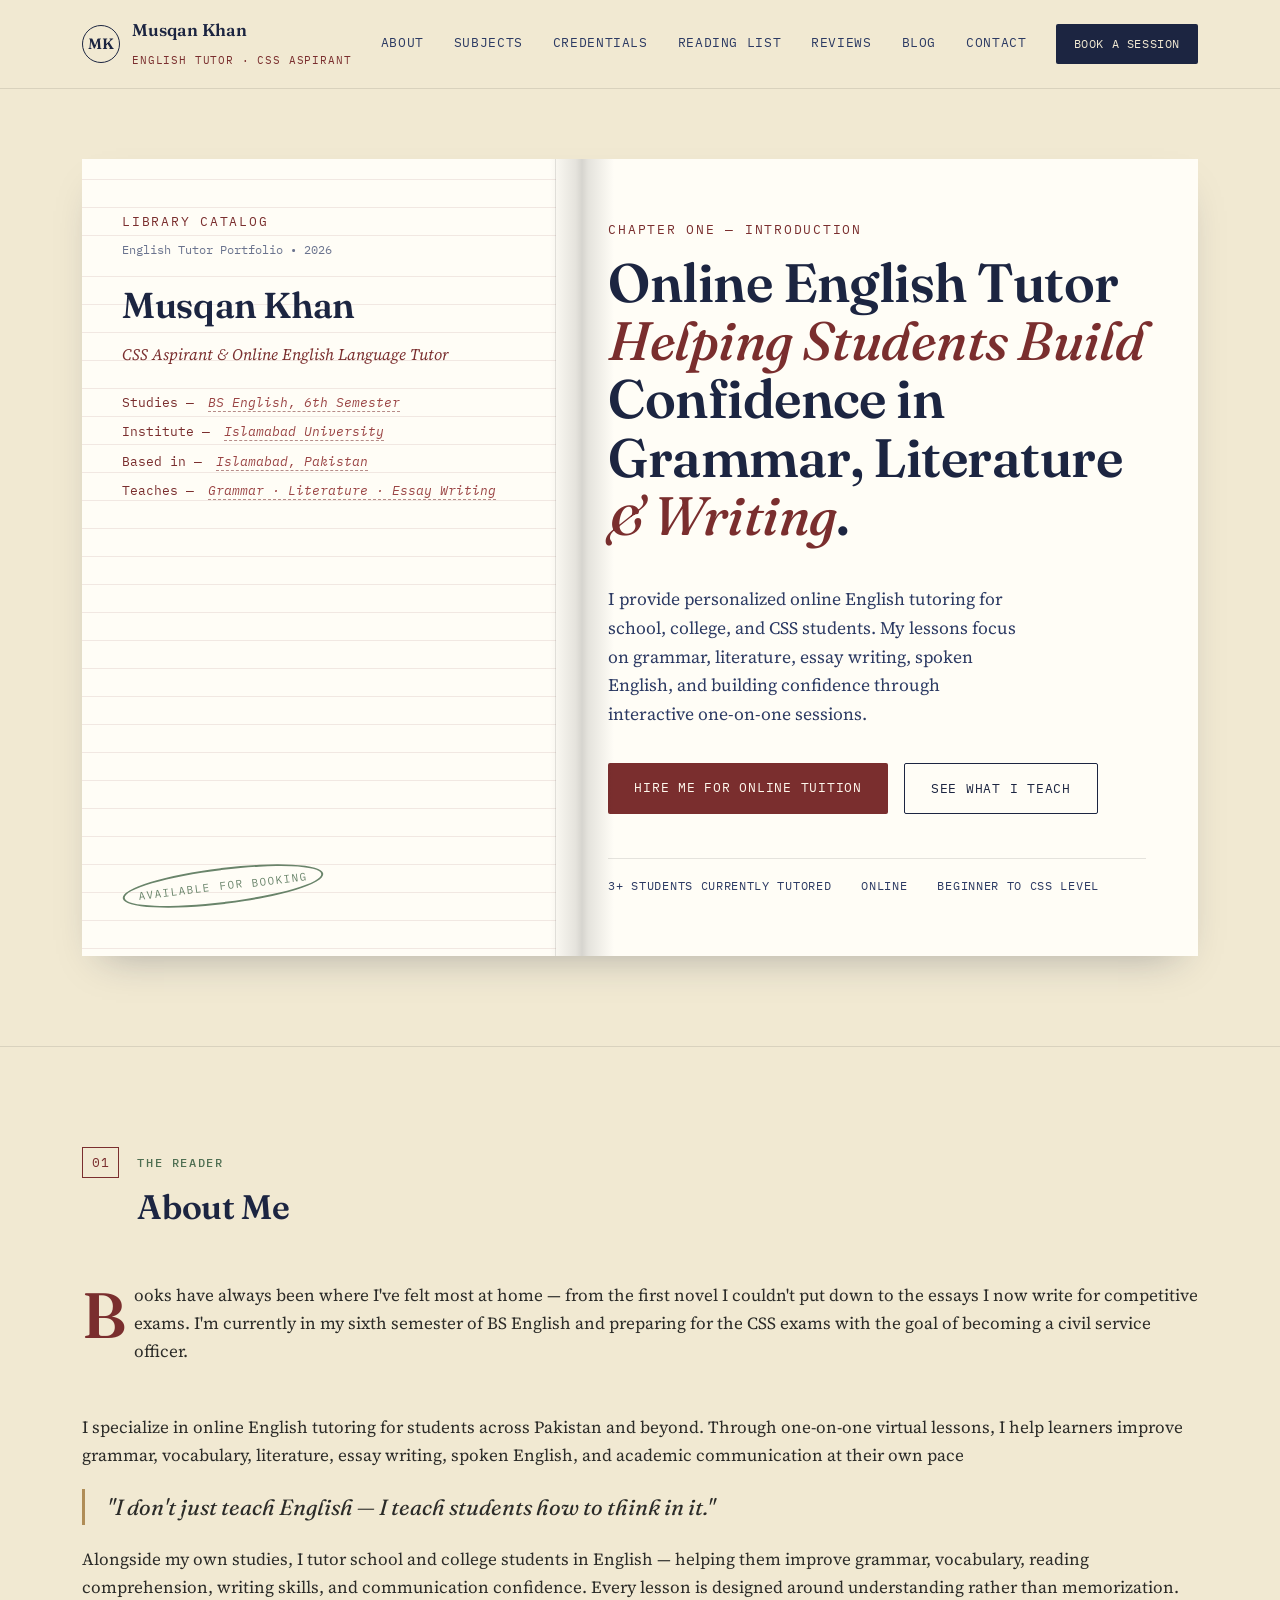
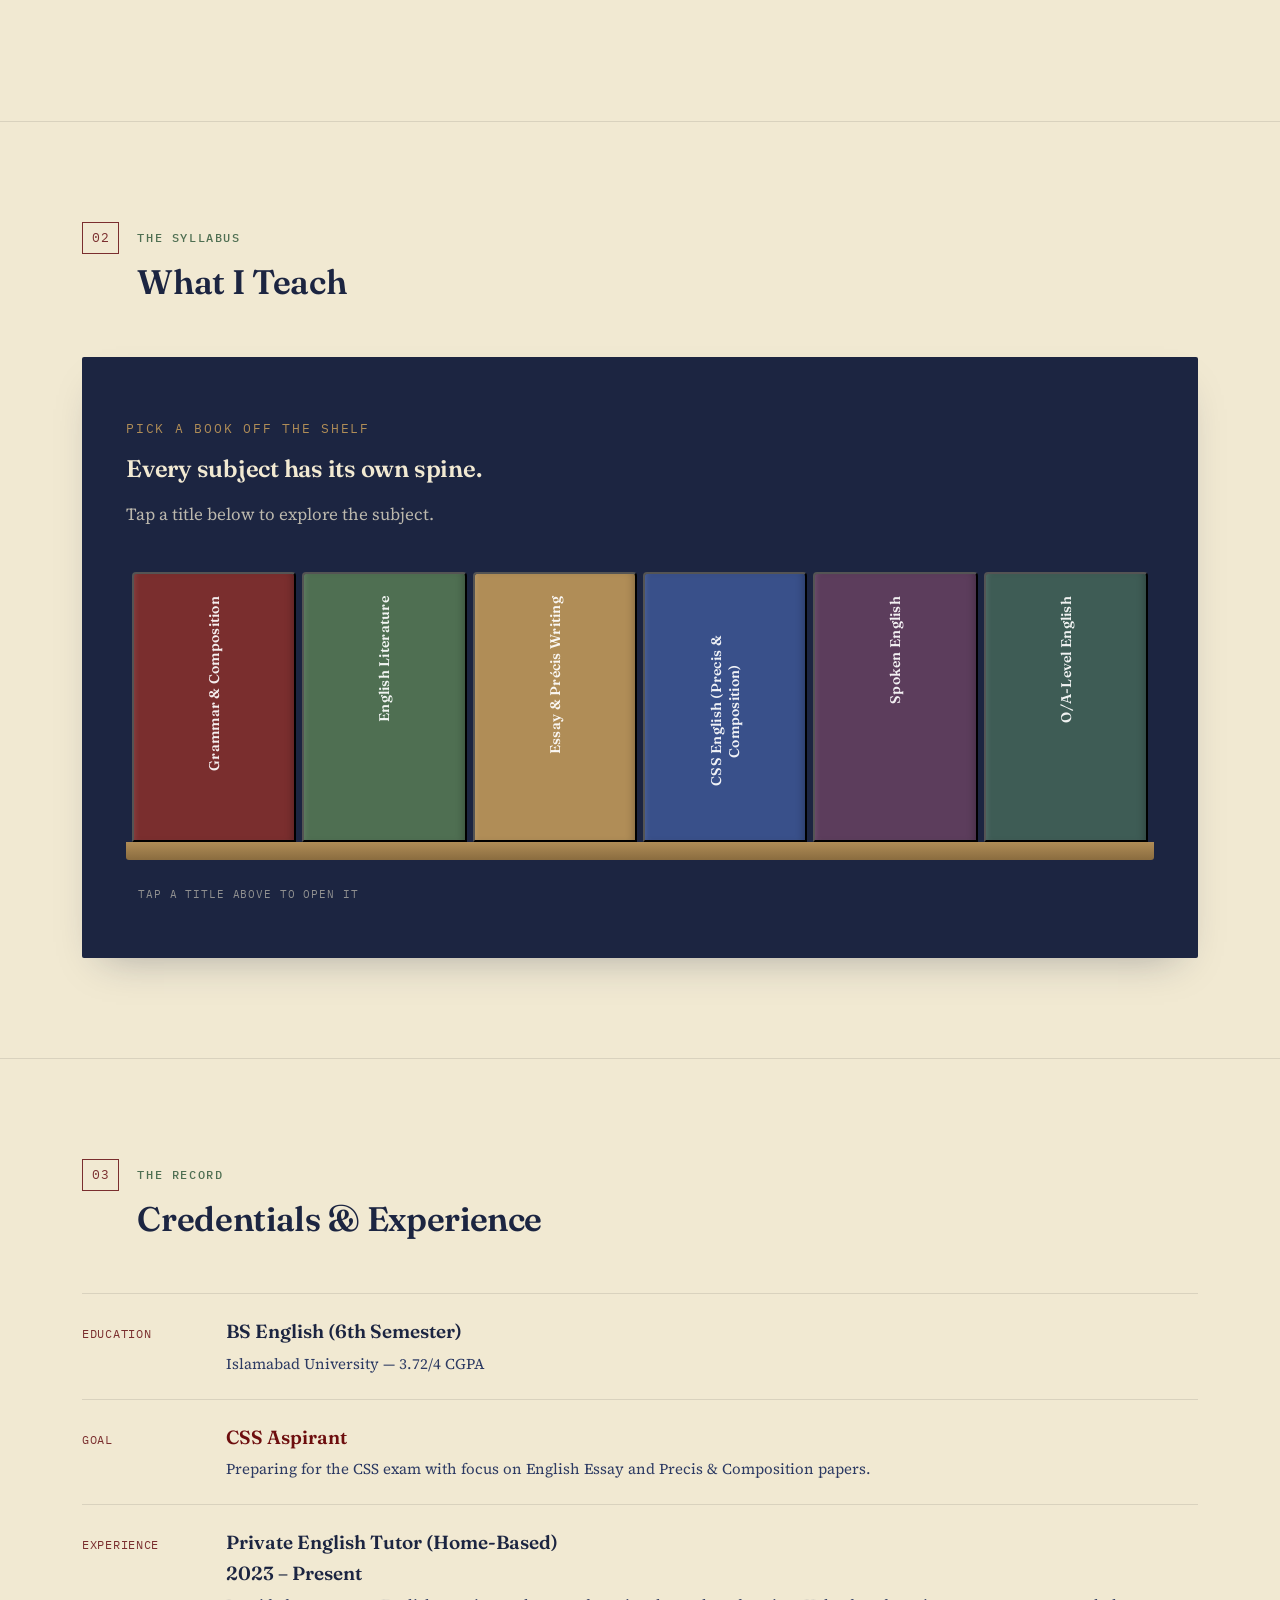
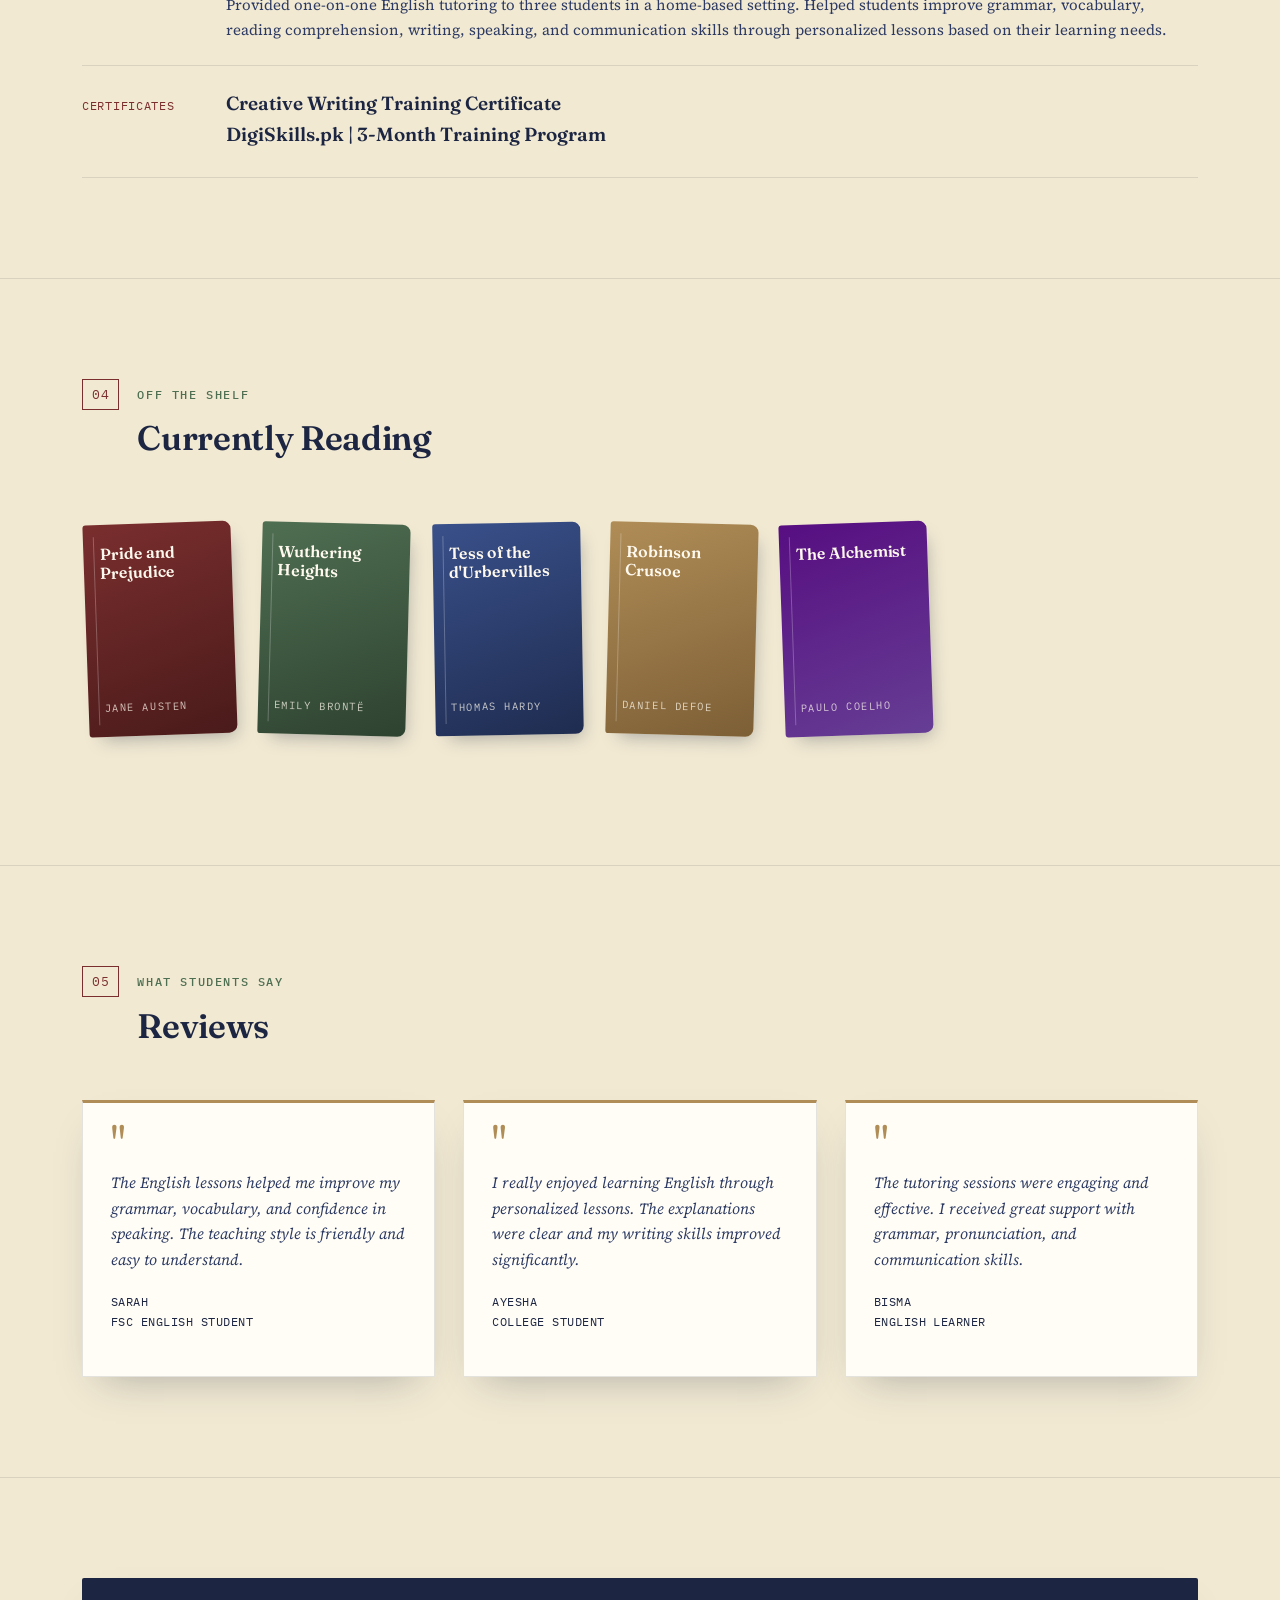
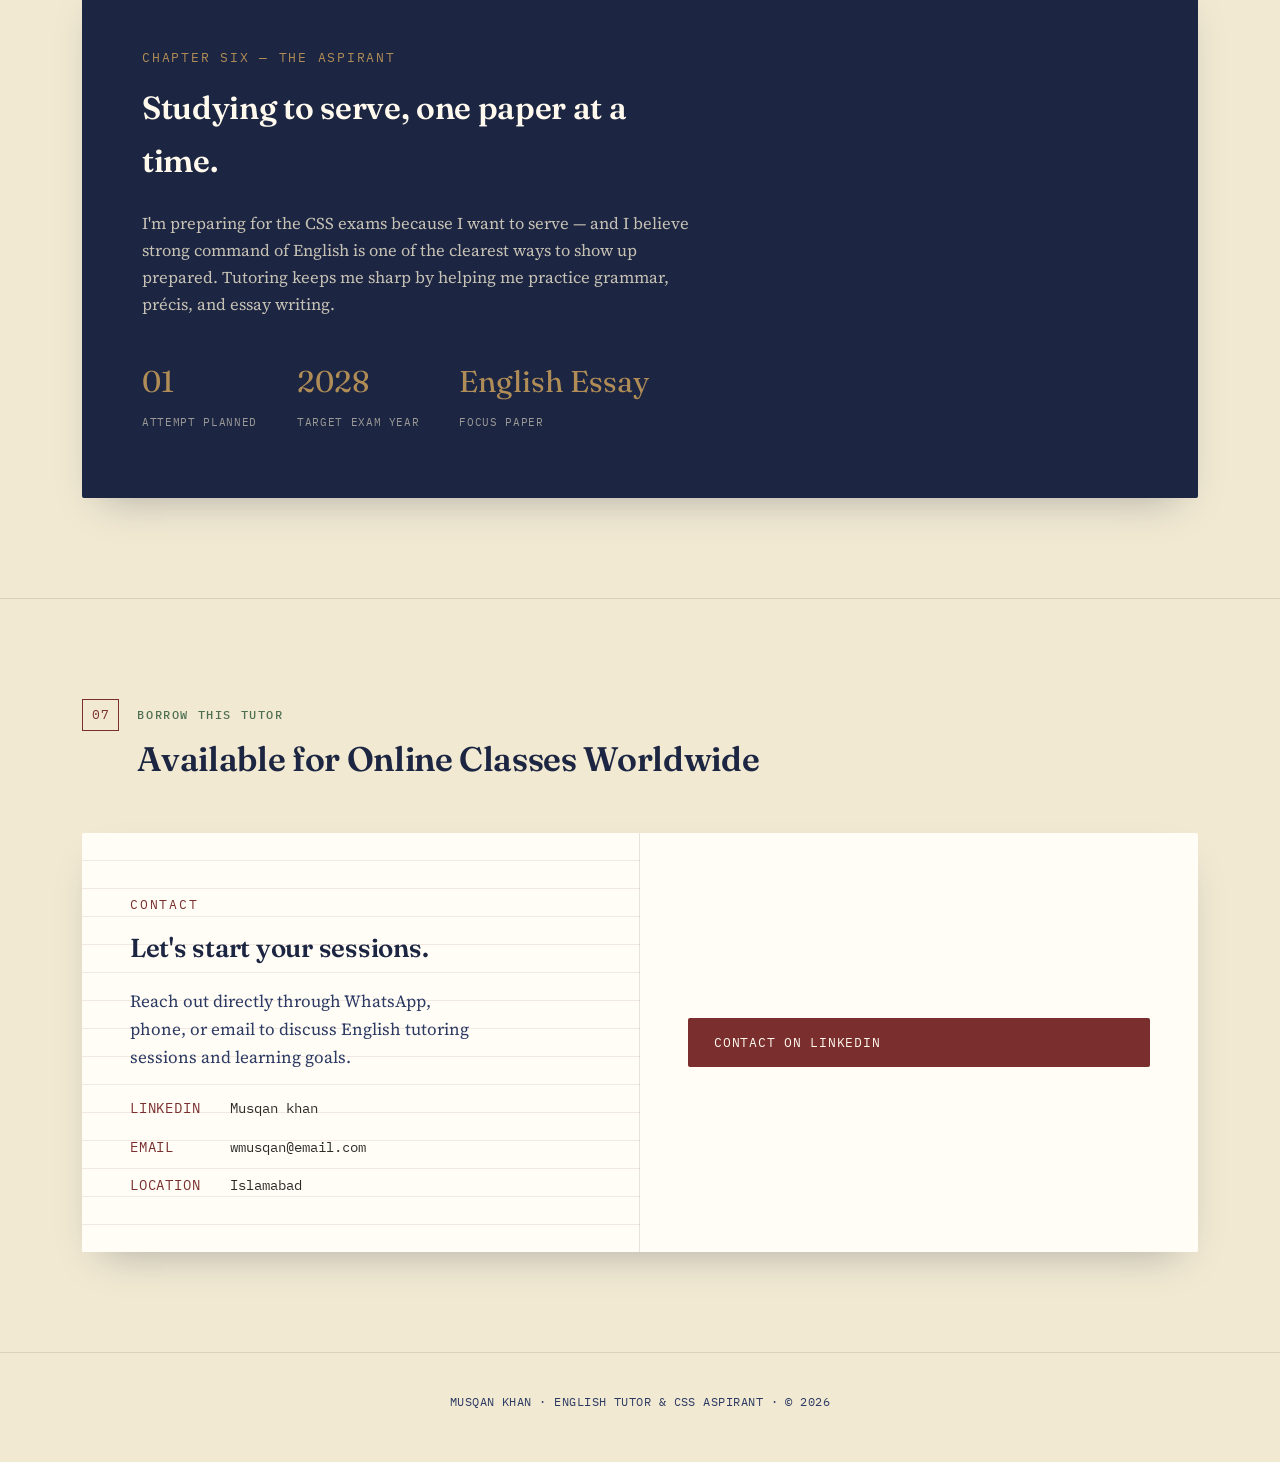
<file: index.html>
<!DOCTYPE html>
<html lang="en">

<head>

<meta charset="UTF-8">
<meta name="viewport" content="width=device-width, initial-scale=1.0">
<meta name="description" content="Musqan Khan is an online English tutor offering personalized one-on-one classes in grammar, literature, essay writing, spoken English, and CSS English preparation for students across Pakistan and worldwide.">
<meta name="robots" content="index, follow">  

<!-- <title>Musqan Khan — English Tutor & CSS Aspirant</title> -->
<title>Musqan Khan | English Tutor in Islamabad | Online English Classes | CSS Aspirant</title>
<meta name="author" content="Musqan Khan">

<link rel="preconnect" href="https://fonts.googleapis.com">
<link rel="preconnect" href="https://fonts.gstatic.com" crossorigin>

<link href="https://fonts.googleapis.com/css2?family=Fraunces:ital,opsz,wght@0,9..144,300;0,9..144,400;0,9..144,500;0,9..144,600;0,9..144,700;1,9..144,400;1,9..144,500&family=Source+Serif+4:ital,opsz,wght@0,8..60,400;0,8..60,500;0,8..60,600;1,8..60,400&family=IBM+Plex+Mono:wght@400;500&display=swap" rel="stylesheet">


<link rel="stylesheet" href="style.css">

</head>


<body>


<header class="site-nav">

<div class="nav-inner">


<a class="brand" href="#top">

<span class="brand-mark">MK</span>

<span>

<span class="brand-name">
Musqan Khan
</span>

<br>

<span class="brand-sub">
English Tutor · CSS Aspirant
</span>

</span>

</a>



<nav class="links" id="navLinks">

<a href="#about">About</a>

<a href="#subjects">Subjects</a>

<a href="#credentials">Credentials</a>

<a href="#reading">Reading List</a>

<a href="#reviews">Reviews</a>
 <a href="blogs/index.html">Blog</a>
<a href="#contact">Contact</a>

</nav>



<a class="nav-cta" href="#contact">
Book a Session
</a>



<button class="hamburger" id="hamburger" aria-label="Toggle menu" aria-expanded="false">

<span></span>
<span></span>
<span></span>

</button>


</div>

</header>



<main id="top">



<!-- HERO -->

<section class="hero">

<div class="wrap">


<div class="book-spread">


<div class="spine-shadow"></div>



<div class="catalog-card">


<div>


<div class="catalog-top">

<span class="eyebrow">
Library Catalog
</span>

</div>


<div class="catalog-number">
English Tutor Portfolio • 2026
</div>


<h2 class="catalog-name">
Musqan Khan
</h2>


<p class="catalog-role">
CSS Aspirant & Online English Language Tutor
</p>



<div class="catalog-meta">


<div>
<span class="label">Studies —</span>
<span class="fill">
BS English, 6th Semester
</span>
</div>


<div>
<span class="label">Institute —</span>
<span class="fill">
Islamabad University
</span>
</div>


<div>
<span class="label">Based in —</span>
<span class="fill">
Islamabad, Pakistan
</span>
</div>


<div>
<span class="label">Teaches —</span>
<span class="fill">
Grammar · Literature · Essay Writing
</span>
</div>


</div>


</div>



<div class="stamp">
Available for Booking
</div>



</div>





<div class="hero-page">


<span class="eyebrow" style="margin-bottom:14px;display:block;">
Chapter One — Introduction
</span>



<h1>
Online English Tutor <em>Helping Students Build</em>  Confidence in Grammar, Literature <em>& Writing</em>. 
</h1>



<p class="hero-lede">

I provide personalized online English tutoring for school, college, and CSS students. My lessons focus on grammar, literature, essay writing, spoken English, and building confidence through interactive one-on-one sessions.

</p>



<div class="hero-actions">


<a class="btn btn-primary" href="#contact">
Hire Me for Online Tuition
</a>


<a class="btn btn-ghost" href="#subjects">
See What I Teach
</a>


</div>



<div class="hero-foot">


<span>
3+ Students Currently Tutored
</span>


<span>
Online 
</span>


<span>
Beginner to CSS level
</span>


</div>



</div>


</div>


</div>

</section>
<!-- ABOUT -->

<section class="block line-top" id="about">

<div class="wrap">


<div class="chapter-head reveal">

<span class="chapter-num">01</span>

<h2 class="chapter-title">
<span>The Reader</span>
About Me
</h2>

</div>



<div class="about-grid reveal">


<!-- <div class="portrait-frame">

<div class="fill-photo"></div> -->

</div>




<div class="about-copy">


<p>

Books have always been where I've felt most at home — from the first novel I couldn't put down to the essays I now write for competitive exams. I'm currently in my sixth semester of BS English and preparing for the CSS exams with the goal of becoming a civil service officer.

</p>
<br>
 <p> 
I specialize in online English tutoring for students across Pakistan and beyond. Through one-on-one virtual lessons, I help learners improve grammar, vocabulary, literature, essay writing, spoken English, and academic communication at their own pace
 </p>
<p class="pull-quote">

"I don't just teach English — I teach students how to think in it."

</p>



<p>

Alongside my own studies, I tutor school and college students in English — helping them improve grammar, vocabulary, reading comprehension, writing skills, and communication confidence. Every lesson is designed around understanding rather than memorization.

</p>


</div>


</div>


</div>

</section>






<!-- SUBJECTS -->

<section class="block line-top" id="subjects">

<div class="wrap">


<div class="chapter-head reveal">


<span class="chapter-num">
02
</span>


<h2 class="chapter-title">

<span>The Syllabus</span>

What I Teach

</h2>


</div>




<div class="shelf-wrap reveal">



<div class="shelf-intro">


<span class="eyebrow">
Pick a book off the shelf
</span>


<h3>
Every subject has its own spine.
</h3>


<p>
Tap a title below to explore the subject.
</p>


</div>





<div class="bookshelf" id="bookshelf">


<button class="book-spine" style="background:#7a2e2e" data-panel="p1">

<span class="title">
Grammar & Composition
</span>

</button>



<button class="book-spine" style="background:#4f6f52" data-panel="p2">

<span class="title">
English Literature
</span>

</button>



<button class="book-spine" style="background:#b08d57" data-panel="p3">

<span class="title">
Essay & Précis Writing
</span>

</button>



<button class="book-spine" style="background:#39508a" data-panel="p4">

<span class="title">
CSS English (Precis & Composition)
</span>

</button>



<button class="book-spine" style="background:#5c3d5c" data-panel="p5">

<span class="title">
Spoken English
</span>

</button>



<button class="book-spine" style="background:#3e5c55" data-panel="p6">

<span class="title">
O/A-Level English
</span>

</button>


</div>





<div class="shelf-base"></div>



<div class="shelf-panel-wrap">



<div class="book-panel" id="p1">

<h4>
Grammar & Composition
</h4>

<p>
Sentence structure, tenses, voice, and grammar fundamentals for school and college students.
</p>

</div>



<div class="book-panel" id="p2">

<h4>
English Literature
</h4>

<p>
Analysis of novels, poetry, themes, characters, and literary techniques.
</p>

</div>




<div class="book-panel" id="p3">

<h4>
Essay & Précis Writing
</h4>

<p>
Building arguments, improving writing structure, and practicing exam-focused writing.
</p>

</div>




<div class="book-panel" id="p4">

<h4>
CSS English (Precis & Composition)
</h4>

<p>
Preparation for CSS English including précis, comprehension, grammar, and composition.
</p>

</div>




<div class="book-panel" id="p5">

<h4>
Spoken English
</h4>

<p>
Conversation practice, pronunciation improvement, and confidence building.
</p>

</div>




<div class="book-panel" id="p6">

<h4>
O/A-Level English
</h4>

<p>
Curriculum support, assignments, past papers, and exam preparation.
</p>

</div>



<p class="shelf-hint">
Tap a title above to open it
</p>


</div>


</div>


</div>


</section>
<!-- CREDENTIALS -->

<section class="block line-top" id="credentials">

<div class="wrap">


<div class="chapter-head reveal">

<span class="chapter-num">
03
</span>


<h2 class="chapter-title">

<span>The Record</span>

Credentials & Experience

</h2>


</div>





<div class="ledger reveal">



<div class="ledger-row">


<span class="ledger-tag">
Education
</span>


<div>

<h4>
BS English (6th Semester)
</h4>


<p>
Islamabad University — 3.72/4 CGPA
</p>


</div>


</div>





<div class="ledger-row">


<span class="ledger-tag">
Goal
</span>


<div>

<h4 style="color:rgb(109,14,14)">
CSS Aspirant
</h4>


<p>
Preparing for the CSS exam with focus on English Essay and Precis & Composition papers.
</p>


</div>


</div>






<div class="ledger-row">


<span class="ledger-tag">
Experience
</span>


<div>


<h4>
Private English Tutor (Home-Based)
<br>
2023 – Present
</h4>



<p>

Provided one-on-one English tutoring to three students in a home-based setting. Helped students improve grammar, vocabulary, reading comprehension, writing, speaking, and communication skills through personalized lessons based on their learning needs.

</p>


</div>


</div>







<div class="ledger-row">


<span class="ledger-tag">
Certificates
</span>



<div>


<h4>
Creative Writing Training Certificate
<br>
DigiSkills.pk | 3-Month Training Program
</h4>







</div>


</div>



</div>


</div>


</section>








<!-- READING LIST -->


<section class="block line-top" id="reading">


<div class="wrap">


<div class="chapter-head reveal">


<span class="chapter-num">
04
</span>


<h2 class="chapter-title">

<span>Off the Shelf</span>

Currently Reading

</h2>


</div>





<div class="reveal">


<div class="reading-row" id="readingRow">



<div class="book-card" style="--card-a:#7a2e2e;--card-b:#4a1a1a;">

<span class="btitle">
Pride and Prejudice
</span>

<span class="bauthor">
Jane Austen
</span>

</div>




<div class="book-card" style="--card-a:#4f6f52;--card-b:#2e4230;">

<span class="btitle">
Wuthering Heights
</span>

<span class="bauthor">
Emily Brontë
</span>

</div>





<div class="book-card" style="--card-a:#39508a;--card-b:#1f2c50;">

<span class="btitle">
Tess of the d'Urbervilles
</span>

<span class="bauthor">
Thomas Hardy
</span>

</div>





<div class="book-card" style="--card-a:#b08d57;--card-b:#7d5f36;">

<span class="btitle">
Robinson Crusoe
</span>

<span class="bauthor">
Daniel Defoe
</span>

</div>





<div class="book-card" style="--card-a:#570e81;--card-b:#663e94;">

<span class="btitle">
The Alchemist
</span>

<span class="bauthor">
Paulo Coelho
</span>

</div>




</div>


</div>


</div>


</section>









<!-- REVIEWS -->


<section class="block line-top" id="reviews">


<div class="wrap">



<div class="chapter-head reveal">


<span class="chapter-num">
05
</span>


<h2 class="chapter-title">

<span>What Students Say</span>

Reviews

</h2>


</div>





<div class="blurb-grid reveal">





<div class="blurb-card">

<span class="blurb-mark">
"
</span>


<p class="quote">

The English lessons helped me improve my grammar, vocabulary, and confidence in speaking. The teaching style is friendly and easy to understand.

</p>



<p class="blurb-who">

Sarah

<br>

FSc English Student

</p>


</div>







<div class="blurb-card">

<span class="blurb-mark">
"
</span>


<p class="quote">

I really enjoyed learning English through personalized lessons. The explanations were clear and my writing skills improved significantly.

</p>




<p class="blurb-who">

Ayesha

<br>

College Student

</p>


</div>







<div class="blurb-card">


<span class="blurb-mark">
"
</span>



<p class="quote">

The tutoring sessions were engaging and effective. I received great support with grammar, pronunciation, and communication skills.

</p>



<p class="blurb-who">

Bisma

<br>

English Learner

</p>



</div>






</div>


</div>


</section>
<!-- CSS JOURNEY -->

<section class="block line-top">

<div class="wrap">


<div class="oath-block reveal">


<span class="eyebrow">
Chapter Six — The Aspirant
</span>



<h3>
Studying to serve, one paper at a time.
</h3>



<p>

I'm preparing for the CSS exams because I want to serve — and I believe strong command of English is one of the clearest ways to show up prepared. Tutoring keeps me sharp by helping me practice grammar, précis, and essay writing.

</p>



<div class="oath-marks">


<div>

<span class="num">
01
</span>

<span class="lbl">
Attempt Planned
</span>

</div>



<div>

<span class="num">
2028
</span>

<span class="lbl">
Target Exam Year
</span>

</div>



<div>

<span class="num">
English Essay
</span>

<span class="lbl">
Focus Paper
</span>

</div>


</div>


</div>


</div>


</section>








<!-- CONTACT -->

<section class="block line-top" id="contact">


<div class="wrap">


<div class="chapter-head reveal">


<span class="chapter-num">
07
</span>



<h2 class="chapter-title">

<span>Borrow This Tutor</span>

Available for Online Classes Worldwide

</h2>


</div>






<div class="checkout-card reveal">



<div class="checkout-left">


<span class="eyebrow">
Contact
</span>



<h3>
Let's start your sessions.
</h3>



<p>

Reach out directly through WhatsApp, phone, or email to discuss English tutoring sessions and learning goals.

</p>





<ul class="contact-list">



<li>

<span class="label">
Linkedin
</span>


<a href="https://www.linkedin.com/in/musqan-khan-310456415/"
target="_blank"
rel="noopener">

Musqan khan

</a>

</li>





<!-- <li>

<span class="label">
Phone
</span>


<a href="tel:+923321917357">

+92 3321917357

</a>

</li> -->






<li>

<span class="label">
Email
</span>


<a href="mailto:wmusqan@email.com">

wmusqan@email.com

</a>

</li>






<li>

<span class="label">
Location
</span>


<span>
Islamabad
</span>


</li>




</ul>


</div>








<div class="checkout-right">


<a 

href="https://www.linkedin.com/in/musqan-khan-310456415/"

target="_blank"

rel="noopener"

class="btn btn-primary">


Contact on Linkedin


</a>


</div>






</div>


</div>


</section>







</main>







<footer>


<div class="wrap">


<p>

Musqan Khan · English Tutor & CSS Aspirant · © 2026

</p>


</div>


</footer>





<script src="script.js"></script>


</body>

</html>
</file>
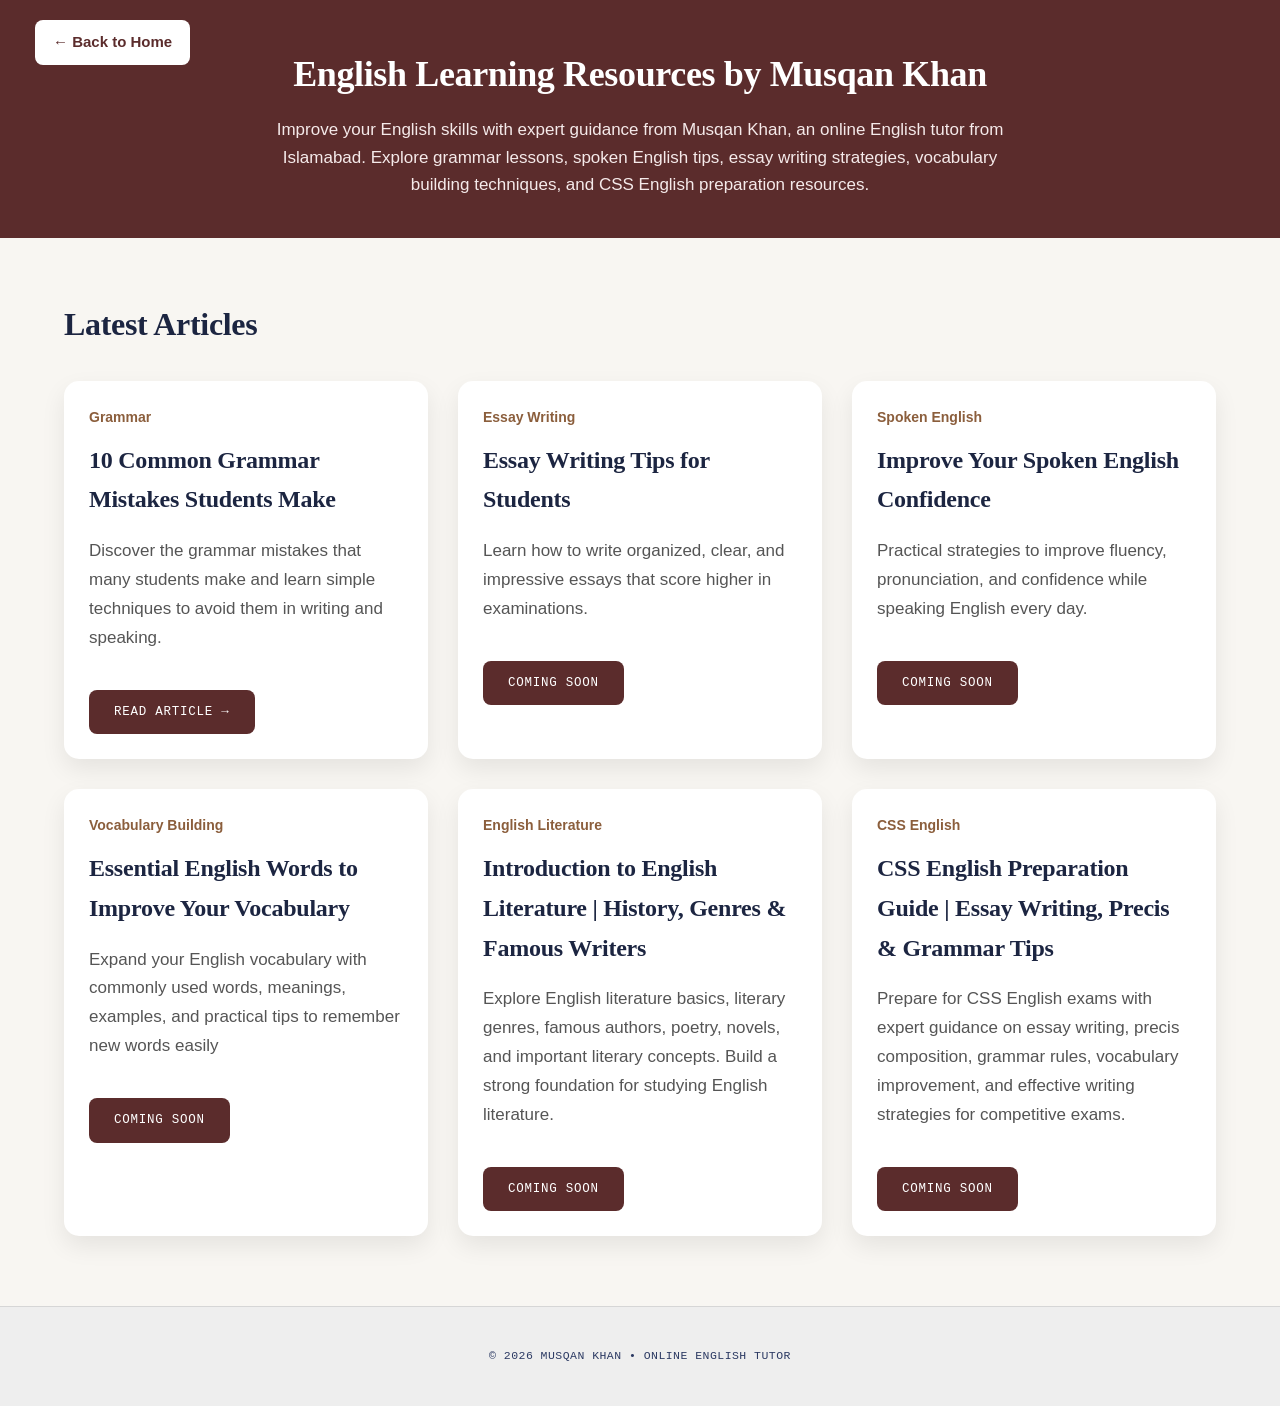
<file: blogs/index.html>
<!DOCTYPE html>
<html lang="en">
<head>
    <meta charset="UTF-8">
    <meta name="viewport" content="width=device-width, initial-scale=1.0">

<title>
English Tutor Blog | Grammar Tips, Essay Writing & Spoken English | Musqan Khan Islamabad
</title>
<meta name="description" content="Learn English online with practical grammar lessons, essay writing tips, spoken English techniques, vocabulary improvement guides, and CSS English preparation articles by Musqan Khan, an English tutor in Islamabad.">
<meta name="keywords" content="
English tutor Islamabad,
online English tutor,
English speaking classes,
spoken English course,
English grammar lessons,
grammar tips for students,
essay writing tips,
CSS English preparation,
English vocabulary improvement,
learn English online,
English writing skills
">
    <meta name="author" content="Musqan Khan">

    <meta name="robots" content="index, follow">

    <link rel="stylesheet" href="../style.css">

    <style>

        body{
            background:#f8f6f2;
            font-family:Arial, Helvetica, sans-serif;
            color:#333;
            margin:0;
        }

  .blog-header{
    background:#5b2c2c;
    color:white;
    text-align:center;
    padding:45px 20px 40px;
    position:relative;
}


.blog-header h1{
    font-size:36px;
    margin-bottom:12px;
    color:#ffffff;
    font-weight:700;
}


.blog-header p{
    max-width:750px;
    margin:auto;
    font-size:17px;
    line-height:1.6;
    color:#f5eaea;
}

.back-home{
    position:absolute;
    top:20px;
    left:35px;

    background:#ffffff;
    color:#5b2c2c;

    padding:10px 18px;
    border-radius:8px;

    text-decoration:none;
    font-weight:600;
    font-size:15px;
}


.back-home:hover{
    background:#f1f1f1;
    transform:translateY(-2px);
}

        .container{
            width:90%;
            max-width:1200px;
            margin:60px auto;
        }

        .section-title{
            font-size:32px;
            margin-bottom:30px;
        }

        .blog-grid{
            display:grid;
            grid-template-columns:repeat(auto-fit,minmax(320px,1fr));
            gap:30px;
        }

        .blog-card{
            background:white;
            border-radius:15px;
            overflow:hidden;
            box-shadow:0 10px 25px rgba(0,0,0,.08);
            transition:.3s;
        }

        .blog-card:hover{
            transform:translateY(-8px);
        }

        .blog-card img{
            width:100%;
            height:220px;
            object-fit:cover;
        }

        .content{
            padding:25px;
        }

        .category{
            color:#8b5e3c;
            font-weight:bold;
            font-size:14px;
        }

        .content h2{
            margin:12px 0;
            font-size:24px;
        }

        .content p{
            line-height:1.7;
            color:#555;
        }

        .btn{
            display:inline-block;
            margin-top:20px;
            padding:12px 25px;
            background:#5b2c2c;
            color:white;
            text-decoration:none;
            border-radius:8px;
        }

        .btn:hover{
            background:#7d3f3f;
        }

        footer{
            text-align:center;
            padding:40px;
            background:#eee;
            margin-top:70px;
        }

    </style>

</head>

<body>

<header class="blog-header">

<a href="../index.html" class="back-home">
    ← Back to Home
</a>
    <h1>
English Learning Resources by Musqan Khan
</h1>

    <p>
        Improve your English skills with expert guidance from Musqan Khan,
an online English tutor from Islamabad. Explore grammar lessons,
spoken English tips, essay writing strategies, vocabulary building
techniques, and CSS English preparation resources.
    </p>

</header>

<section class="container">

    <h2 class="section-title">Latest Articles</h2>

    <div class="blog-grid">

        <!-- Article 1 -->

        <div class="blog-card">

            <!-- <img src="../assets/grammar.jpg"
            alt="Grammar Mistakes"> -->

            <div class="content">

                <div class="category">
                    Grammar
                </div>

                <h2>
                    10 Common Grammar Mistakes Students Make
                </h2>

                <p>

                    Discover the grammar mistakes that many students
                    make and learn simple techniques to avoid them in
                    writing and speaking.

                </p>

                <a href="grammar_mistake.html"
                class="btn">

                    Read Article →

                </a>

            </div>

        </div>

        <!-- Future Article -->

        <div class="blog-card">

            <!-- <img src="../assets/essay.jpg"
            alt="Essay Writing"> -->

            <div class="content">

                <div class="category">
                    Essay Writing
                </div>

                <h2>
                    Essay Writing Tips for Students
                </h2>

                <p>

                    Learn how to write organized, clear, and
                    impressive essays that score higher in
                    examinations.

                </p>

                <a href="#"
                class="btn">

                    Coming Soon

                </a>

            </div>

        </div>

        <!-- Future Article -->

        <div class="blog-card">

            <!-- <img src="../assets/spoken.jpg"
            alt="Spoken English"> -->

            <div class="content">

                <div class="category">
                    Spoken English
                </div>

                <h2>
                    Improve Your Spoken English Confidence
                </h2>

                <p>

                    Practical strategies to improve fluency,
                    pronunciation, and confidence while speaking
                    English every day.

                </p>

                <a href="#"
                class="btn">

                    Coming Soon

                </a>

            </div>

        </div>
        <div class="blog-card">

            <!-- <img src="../assets/essay.jpg"
            alt="Essay Writing"> -->

            <div class="content">

                <div class="category">
                    Vocabulary Building
                </div>

                <h2>
                     Essential English Words to Improve Your Vocabulary
                </h2>

                <p>

                    Expand your English vocabulary with commonly used words, meanings, examples, and practical tips to remember new words easily

                </p>

                <a href="#"
                class="btn">

                    Coming Soon

                </a>

            </div>

        </div>
         <div class="blog-card">

            <!-- <img src="../assets/spoken.jpg"
            alt="Spoken English"> -->

            <div class="content">

                <div class="category">
                    English Literature
                </div>

                <h2>
                    Introduction to English Literature | History, Genres & Famous Writers
                </h2>

                <p>

                    Explore English literature basics, literary genres, famous authors, poetry, novels, and important literary concepts. Build a strong foundation for studying English literature.

                </p>

                <a href="#"
                class="btn">

                    Coming Soon

                </a>

            </div>

        </div>
         <div class="blog-card">

            <!-- <img src="../assets/spoken.jpg"
            alt="Spoken English"> -->

            <div class="content">

                <div class="category">
                    CSS English
                </div>

                <h2>
                    CSS English Preparation Guide | Essay Writing, Precis & Grammar Tips
                </h2>

                <p>

                    Prepare for CSS English exams with expert guidance on essay writing, precis composition, grammar rules, vocabulary improvement, and effective writing strategies for competitive exams.

                </p>

                <a href="#"
                class="btn">

                    Coming Soon

                </a>

            </div>

        </div>
        

    </div>

</section>

<footer>

    <p>

        © 2026 Musqan Khan • Online English Tutor

    </p>

</footer>

</body>
</html>
</file>
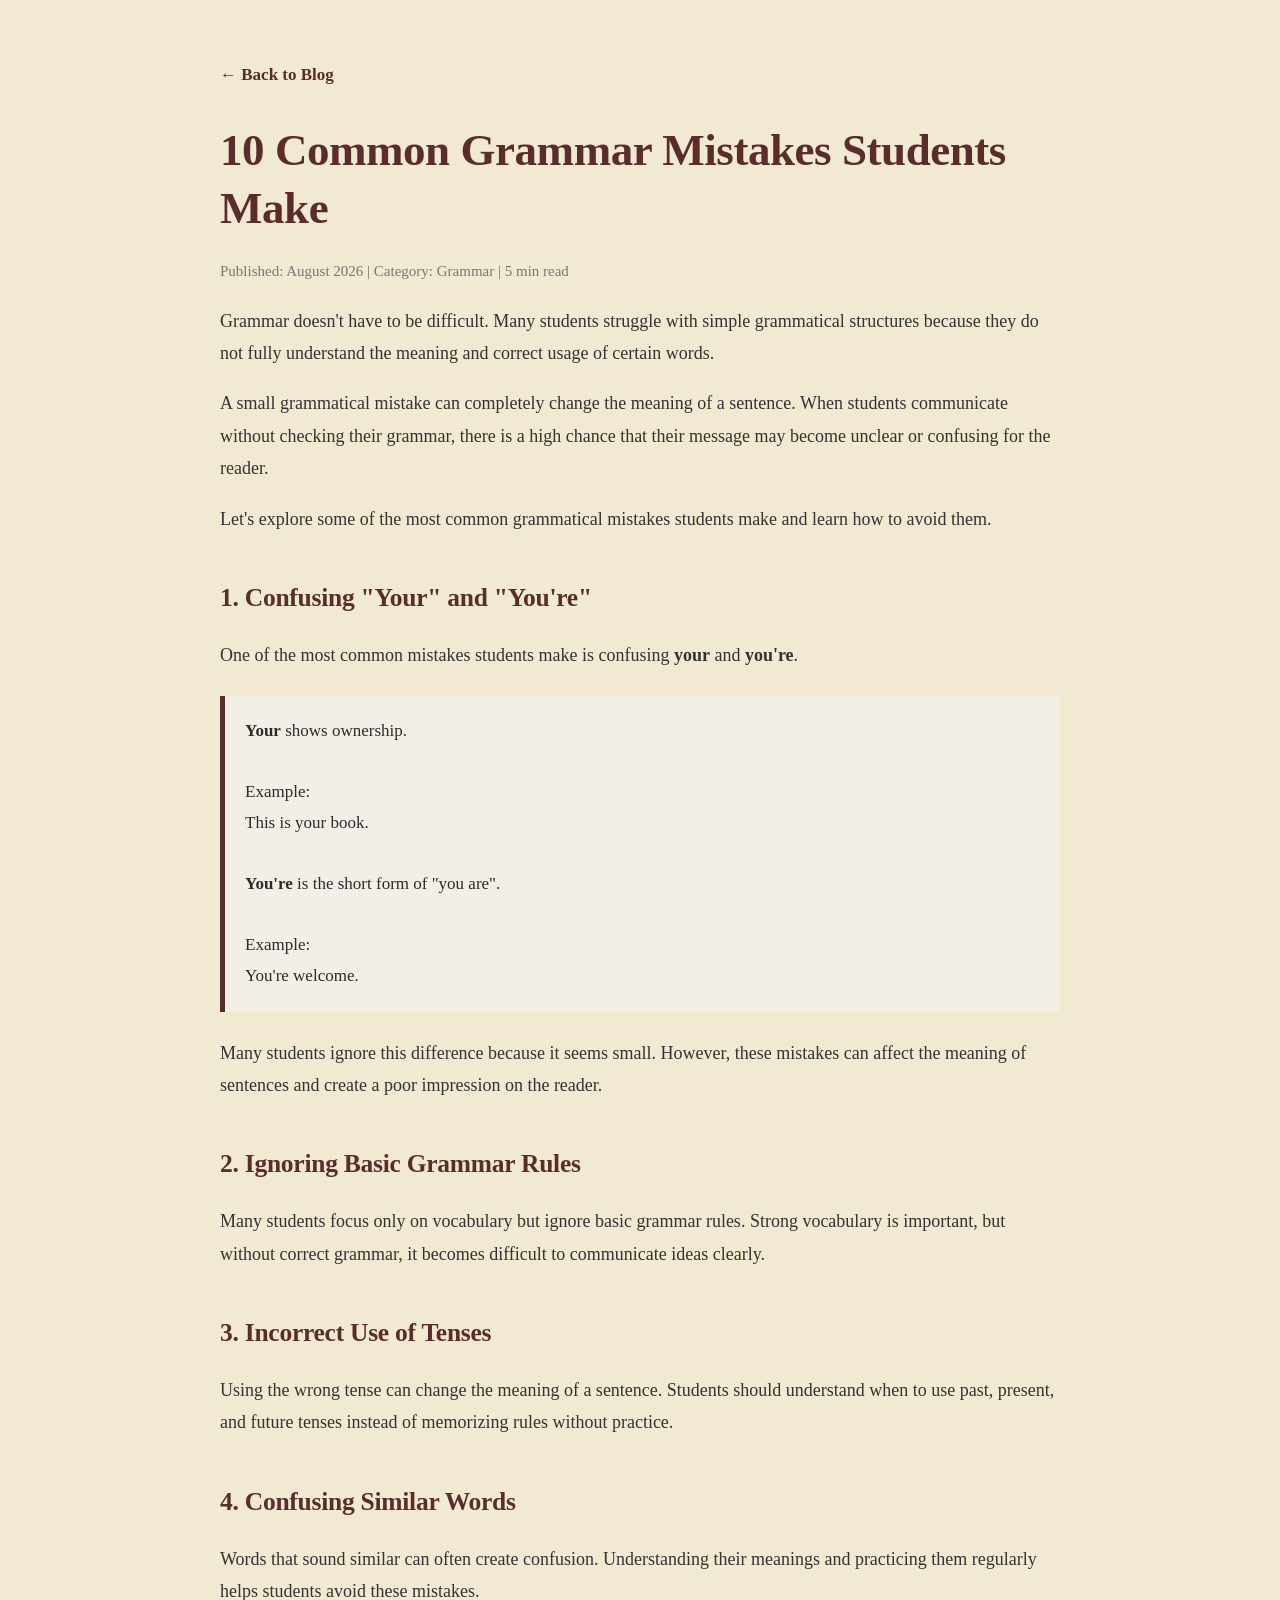
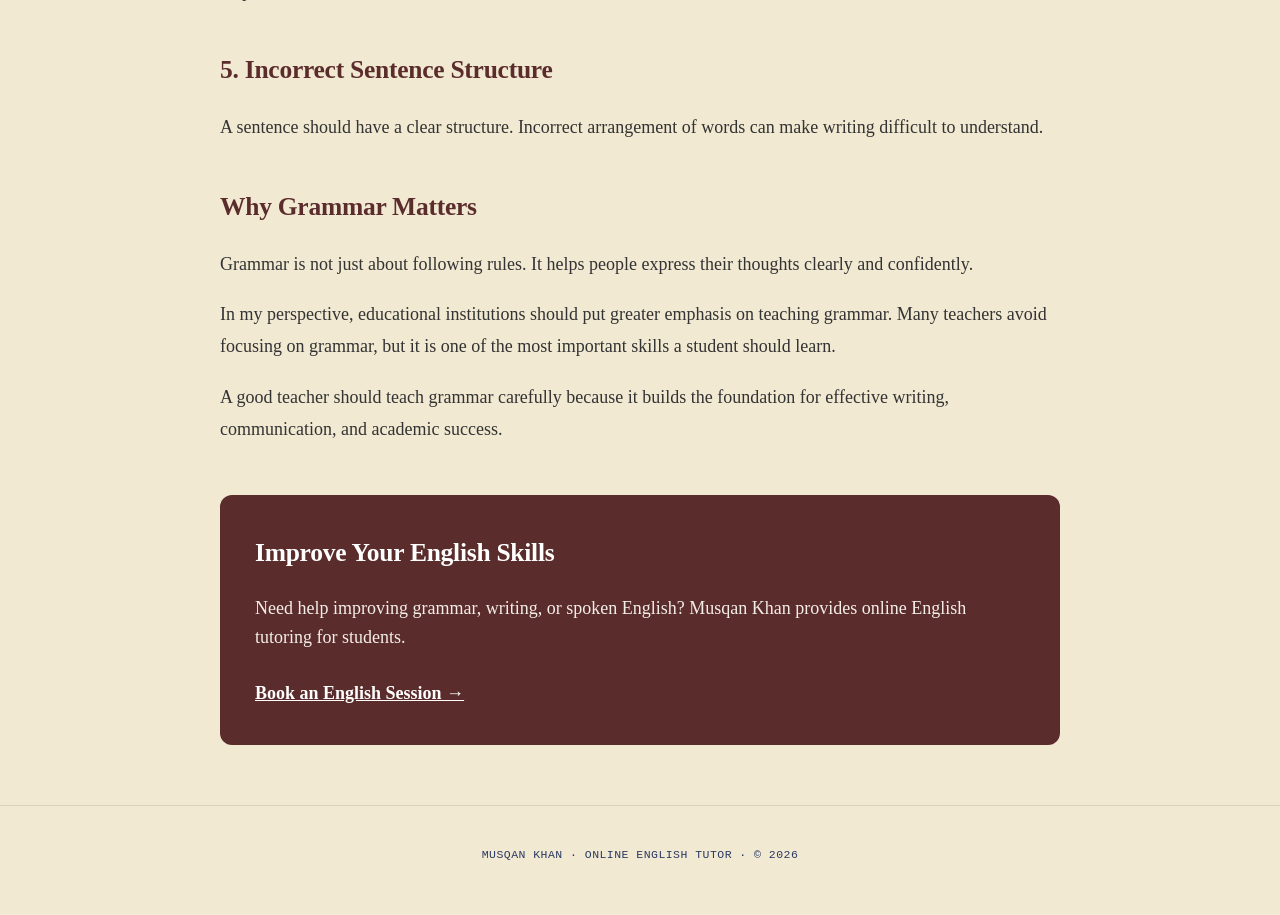
<file: blogs/grammar_mistake.html>
<!DOCTYPE html>
<html lang="en">

<head>

<meta charset="UTF-8">
<meta name="viewport" content="width=device-width, initial-scale=1.0">

<title>
10 Common Grammar Mistakes Students Make | Musqan Khan
</title>

<meta name="description" content="Learn the 10 most common grammar mistakes students make and how to avoid them. Improve your English grammar, writing, and communication skills with simple explanations.">

<meta name="keywords" content="common grammar mistakes, English grammar tips, improve English, online English tutor Islamabad, grammar lessons">

<meta name="author" content="Musqan Khan">

<meta name="robots" content="index, follow">


<link rel="stylesheet" href="../style.css">


<style>

.blog-post{

max-width:900px;
margin:30px auto;
padding:30px;
line-height:1.8;
font-family:Georgia, serif;

}


.blog-post h1{

font-size:45px;
color:#5b2c2c;
line-height:1.3;

}


.blog-meta{

color:#777;
margin:20px 0;
font-size:15px;

}


.blog-post h2{

margin-top:40px;
color:#5b2c2c;

}


.blog-post p{

font-size:18px;
color:#333;

}


.highlight{

background:#f4eee8;
padding:20px;
border-left:5px solid #5b2c2c;
margin:25px 0;

}


.back-btn{

display:inline-block;
margin-bottom:30px;
color:#5b2c2c;
text-decoration:none;
font-weight:bold;

}
.cta {
  background: #5b2c2c;
  color: white;
  padding: 35px;
  border-radius: 12px;
  margin-top: 50px;
}

.cta h2 {
  color: #ffffff;
  margin-top: 0;
  margin-bottom: 15px;
}

.cta p {
  color: #f4eee8;
  font-size: 18px;
  margin-bottom: 25px;
  line-height: 1.6;
}

.cta a {
  color: #ffffff;
  font-weight: bold;
  text-decoration: underline;
  font-size: 18px;
}

.cta a:hover {
  opacity: 0.9;
}

</style>

</head>


<body>


<article class="blog-post">


<a href="index.html" class="back-btn">
← Back to Blog
</a>


<h1>
10 Common Grammar Mistakes Students Make
</h1>


<div class="blog-meta">

Published: August 2026 | 
Category: Grammar |
5 min read

</div>



<p>

Grammar doesn't have to be difficult. Many students struggle with
simple grammatical structures because they do not fully understand
the meaning and correct usage of certain words.

</p>


<p>

A small grammatical mistake can completely change the meaning of a
sentence. When students communicate without checking their grammar,
there is a high chance that their message may become unclear or
confusing for the reader.

</p>


<p>

Let's explore some of the most common grammatical mistakes students
make and learn how to avoid them.

</p>



<h2>
1. Confusing "Your" and "You're"
</h2>


<p>

One of the most common mistakes students make is confusing
<strong>your</strong> and <strong>you're</strong>.

</p>


<div class="highlight">

<strong>Your</strong> shows ownership.

<br><br>

Example:

<br>

This is your book.

<br><br>

<strong>You're</strong> is the short form of "you are".

<br><br>

Example:

<br>

You're welcome.

</div>


<p>

Many students ignore this difference because it seems small.
However, these mistakes can affect the meaning of sentences and
create a poor impression on the reader.

</p>



<h2>
2. Ignoring Basic Grammar Rules
</h2>


<p>

Many students focus only on vocabulary but ignore basic grammar
rules. Strong vocabulary is important, but without correct grammar,
it becomes difficult to communicate ideas clearly.

</p>



<h2>
3. Incorrect Use of Tenses
</h2>


<p>

Using the wrong tense can change the meaning of a sentence.
Students should understand when to use past, present, and future
tenses instead of memorizing rules without practice.

</p>



<h2>
4. Confusing Similar Words
</h2>


<p>

Words that sound similar can often create confusion. Understanding
their meanings and practicing them regularly helps students avoid
these mistakes.

</p>



<h2>
5. Incorrect Sentence Structure
</h2>


<p>

A sentence should have a clear structure. Incorrect arrangement of
words can make writing difficult to understand.

</p>



<h2>
Why Grammar Matters
</h2>


<p>

Grammar is not just about following rules. It helps people express
their thoughts clearly and confidently.

</p>


<p>

In my perspective, educational institutions should put greater
emphasis on teaching grammar. Many teachers avoid focusing on
grammar, but it is one of the most important skills a student should
learn.

</p>


<p>

A good teacher should teach grammar carefully because it builds the
foundation for effective writing, communication, and academic
success.

</p>



<div class="cta">

<h2>
Improve Your English Skills
</h2>


<p>

Need help improving grammar, writing, or spoken English?

Musqan Khan provides online English tutoring for students.

</p>


<a href="../index.html#contact">
Book an English Session →
</a>


</div>



</article>


<footer>

<p>
Musqan Khan · Online English Tutor · © 2026
</p>

</footer>


</body>

</html>
</file>
<file: style.css>
:root{
    --ink:#1c2541;
    --ink-soft:#2c3a63;
    --parchment:#f1e9d2;
    --parchment-dark:#e6dcbf;
    --oxblood:#7a2e2e;
    --oxblood-soft:#9a4444;
    --sage:#4f6f52;
    --gold:#b08d57;
    --charcoal:#2b2b28;
    --paper-line:rgba(43,43,40,0.12);
    --shadow:0 18px 40px -20px rgba(28,37,65,0.35);
    --radius:2px;
  }

  *{box-sizing:border-box;}
  html{scroll-behavior:smooth;}
  @media (prefers-reduced-motion: reduce){
    html{scroll-behavior:auto;}
    *{animation-duration:0.001ms !important; animation-iteration-count:1 !important; transition-duration:0.001ms !important;}
  }

  body{
    margin:0;
    background:var(--parchment);
    color:var(--charcoal);
    font-family:'Source Serif 4', serif;
    font-size:17px;
    line-height:1.65;
    -webkit-font-smoothing:antialiased;
  }

  h1,h2,h3,.display{
    font-family:'Fraunces', serif;
    font-weight:600;
    color:var(--ink);
    margin:0;
    letter-spacing:-0.01em;
  }

  .eyebrow{
    font-family:'IBM Plex Mono', monospace;
    font-size:12.5px;
    letter-spacing:0.14em;
    text-transform:uppercase;
    color:var(--oxblood);
  }

  a{color:inherit;}
  img{max-width:100%; display:block;}

  .fill{
    border-bottom:1.5px dashed rgba(122,46,46,0.55);
    color:var(--oxblood-soft);
    font-style:italic;
    cursor:help;
    padding-bottom:1px;
  }

  :focus-visible{
    outline:2.5px solid var(--oxblood);
    outline-offset:3px;
  }

  .wrap{
    max-width:1180px;
    margin:0 auto;
    padding:0 32px;
  }

  section{position:relative;}

  /* ---------- texture ---------- */
  .paper-texture{
    background-image:
      radial-gradient(rgba(43,43,40,0.035) 1px, transparent 1px);
    background-size:3px 3px;
  }

  /* ---------- NAV ---------- */
  header.site-nav{
    position:sticky;
    top:0;
    z-index:100;
    background:rgba(241,233,210,0.9);
    backdrop-filter:blur(8px);
    border-bottom:1px solid var(--paper-line);
  }
  .nav-inner{
    display:flex;
    align-items:center;
    justify-content:space-between;
    padding:16px 32px;
    max-width:1180px;
    margin:0 auto;
  }
  .brand{
    display:flex;
    align-items:center;
    gap:12px;
    text-decoration:none;
  }
  .brand-mark{
    width:38px; height:38px;
    border-radius:50%;
    border:1.5px solid var(--ink);
    display:flex; align-items:center; justify-content:center;
    font-family:'Fraunces', serif;
    font-weight:600;
    font-size:15px;
    color:var(--ink);
    flex-shrink:0;
  }
  .brand-name{
    font-family:'Fraunces', serif;
    font-weight:600;
    font-size:17px;
    color:var(--ink);
  }
  .brand-sub{
    font-family:'IBM Plex Mono', monospace;
    font-size:10.5px;
    letter-spacing:0.08em;
    color:var(--oxblood);
    text-transform:uppercase;
  }
  nav.links{
    display:flex;
    gap:30px;
    list-style:none;
    margin:0; padding:0;
    font-family:'IBM Plex Mono', monospace;
    font-size:12.5px;
    letter-spacing:0.05em;
    text-transform:uppercase;
  }
  nav.links a{
    text-decoration:none;
    color:var(--ink-soft);
    position:relative;
    padding-bottom:3px;
  }
  nav.links a::after{
    content:"";
    position:absolute; left:0; bottom:0;
    width:0; height:1.5px;
    background:var(--oxblood);
    transition:width .25s ease;
  }
  nav.links a:hover::after{width:100%;}
  .nav-cta{
    font-family:'IBM Plex Mono', monospace;
    font-size:12px;
    letter-spacing:0.05em;
    text-transform:uppercase;
    background:var(--ink);
    color:var(--parchment);
    padding:10px 18px;
    text-decoration:none;
    border-radius:var(--radius);
    white-space:nowrap;
  }
  .nav-cta:hover{background:var(--oxblood);}
  .hamburger{display:none; background:none; border:none; cursor:pointer; padding:8px;}
  .hamburger span{display:block; width:24px; height:2px; background:var(--ink); margin:5px 0;}

  /* ---------- HERO ---------- */
  .hero{
    padding:70px 0 90px;
    overflow:hidden;
  }
  .book-spread{
    display:grid;
    grid-template-columns:0.85fr 1.15fr;
    background:#fffdf6;
    box-shadow:var(--shadow);
    border-radius:var(--radius);
    position:relative;
    min-height:520px;
  }
  .book-spread::before{
    content:"";
    position:absolute;
    left:calc(0.85fr - 1px);
    top:0; bottom:0;
    width:34px;
    left:0; right:0;
    pointer-events:none;
  }
  .spine-shadow{
    position:absolute;
    top:0; bottom:0;
    left:41.9%;
    width:64px;
    background:linear-gradient(90deg,
      rgba(0,0,0,0) 0%,
      rgba(0,0,0,0.10) 40%,
      rgba(0,0,0,0.16) 50%,
      rgba(0,0,0,0.10) 60%,
      rgba(0,0,0,0) 100%);
    pointer-events:none;
  }
  .catalog-card{
    padding:52px 40px;
    border-right:1px solid var(--paper-line);
    display:flex;
    flex-direction:column;
    justify-content:space-between;
    background:
      repeating-linear-gradient(#fffdf6 0 27px, rgba(122,46,46,0.10) 27px 28px);
    background-position:0 90px;
  }
  .catalog-top .eyebrow{margin-bottom:8px; display:block;}
  .catalog-number{
    font-family:'IBM Plex Mono', monospace;
    font-size:12px;
    color:var(--ink-soft);
    opacity:0.7;
    margin-bottom:26px;
  }
  .catalog-name{
    font-size:clamp(28px,3.4vw,36px);
    line-height:1.1;
    margin-bottom:10px;
  }
  .catalog-role{
    font-family:'Source Serif 4', serif;
    font-style:italic;
    color:var(--oxblood);
    font-size:16px;
    margin-bottom:24px;
  }
  .catalog-meta{
    display:flex;
    flex-direction:column;
    gap:9px;
    font-family:'IBM Plex Mono', monospace;
    font-size:12.5px;
    color:var(--ink-soft);
    margin-bottom:8px;
  }
  .catalog-meta span.label{color:var(--oxblood); margin-right:6px;}
  .stamp{
    align-self:flex-start;
    margin-top:26px;
    border:2px solid var(--sage);
    color:var(--sage);
    font-family:'IBM Plex Mono', monospace;
    font-size:11px;
    text-transform:uppercase;
    letter-spacing:0.1em;
    padding:7px 14px;
    border-radius:50%/50%;
    transform:rotate(-7deg);
    opacity:0.85;
  }
  .hero-page{
    padding:60px 52px;
    display:flex;
    flex-direction:column;
    justify-content:center;
    background:#fffdf6;
  }
  .hero-page h1{
    font-size:clamp(34px,4.6vw,54px);
    line-height:1.08;
    margin-bottom:22px;
  }
  .hero-page h1 em{
    font-style:italic;
    color:var(--oxblood);
    font-weight:500;
  }
  .hero-lede{
    font-size:17.5px;
    color:var(--ink-soft);
    max-width:46ch;
    margin-bottom:34px;
  }
  .hero-actions{
    display:flex;
    gap:16px;
    flex-wrap:wrap;
  }
  .btn{
    font-family:'IBM Plex Mono', monospace;
    font-size:12.5px;
    letter-spacing:0.06em;
    text-transform:uppercase;
    text-decoration:none;
    padding:14px 26px;
    border-radius:var(--radius);
    display:inline-block;
    transition:transform .2s ease, background .2s ease, color .2s ease;
  }
  .btn-primary{background:var(--oxblood); color:#fff9ee;}
  .btn-primary:hover{background:var(--ink); transform:translateY(-2px);}
  .btn-ghost{border:1.5px solid var(--ink); color:var(--ink);}
  .btn-ghost:hover{background:var(--ink); color:var(--parchment); transform:translateY(-2px);}
  .hero-foot{
    margin-top:44px;
    display:flex;
    gap:30px;
    font-family:'IBM Plex Mono', monospace;
    font-size:11.5px;
    color:var(--ink-soft);
    text-transform:uppercase;
    letter-spacing:0.06em;
    border-top:1px solid var(--paper-line);
    padding-top:18px;
  }

  @media (max-width:820px){
    .book-spread{grid-template-columns:1fr;}
    .catalog-card{border-right:none; border-bottom:1px solid var(--paper-line);}
    .spine-shadow{display:none;}
    .hero-page{padding:44px 30px;}
    .catalog-card{padding:40px 30px;}
  }

  /* ---------- SECTION HEADERS ---------- */
  .chapter-head{
    display:flex;
    align-items:baseline;
    gap:18px;
    margin-bottom:46px;
  }
  .chapter-num{
    font-family:'IBM Plex Mono', monospace;
    font-size:13px;
    color:var(--oxblood);
    border:1px solid var(--oxblood);
    padding:4px 9px;
    letter-spacing:0.05em;
  }
  .chapter-title{
    font-size:clamp(26px,3vw,34px);
  }
  .chapter-title span{
    display:block;
    font-family:'IBM Plex Mono', monospace;
    font-size:11.5px;
    letter-spacing:0.14em;
    text-transform:uppercase;
    color:var(--sage);
    margin-bottom:6px;
    font-weight:500;
  }

  section.block{padding:100px 0;}
  section.block.line-top{border-top:1px solid var(--paper-line);}

  /* ---------- ABOUT ---------- */
  .about-grid{
    display:grid;
    grid-template-columns:0.42fr 0.58fr;
    gap:64px;
    align-items:start;
  }
  .portrait-frame{
    background:var(--ink);
    aspect-ratio:3/4;
    border-radius:var(--radius);
    position:relative;
    overflow:hidden;
    box-shadow:var(--shadow);
  }
  .portrait-frame .fill-photo{
    position:absolute; inset:0;
    display:flex; align-items:center; justify-content:center;
    color:rgba(241,233,210,0.55);
    font-family:'IBM Plex Mono', monospace;
    font-size:12px;
    text-align:center;
    padding:20px;
    text-transform:uppercase;
    letter-spacing:0.08em;
  }
  .portrait-frame::after{
    content:"";
    position:absolute; inset:0;
    border:14px solid rgba(241,233,210,0.06);
  }
  .about-copy p{
    margin:0 0 20px;
    color:var(--charcoal);
  }
  .about-copy p:first-of-type::first-letter{
    font-family:'Fraunces', serif;
    font-size:64px;
    font-weight:600;
    color:var(--oxblood);
    float:left;
    line-height:0.8;
    margin:8px 8px 0 0;
  }
  .pull-quote{
    font-family:'Fraunces', serif;
    font-style:italic;
    font-size:22px;
    color:var(--ink);
    border-left:3px solid var(--gold);
    padding-left:22px;
    margin:34px 0;
  }

  @media (max-width:820px){
    .about-grid{grid-template-columns:1fr; gap:40px;}
    .portrait-frame{max-width:280px;}
  }

  /* ---------- SUBJECTS / BOOKSHELF ---------- */
  .shelf-wrap{
    background:var(--ink);
    border-radius:var(--radius);
    padding:56px 44px 0;
    box-shadow:var(--shadow);
    overflow:visible;
  }
  .shelf-intro{
    color:var(--parchment);
    max-width:56ch;
    margin-bottom:44px;
  }
  .shelf-intro .eyebrow{color:var(--gold);}
  .shelf-intro h3{color:var(--parchment); font-size:24px; margin-top:8px;}
  .shelf-intro p{color:rgba(241,233,210,0.75); margin-top:12px;}

  .bookshelf{
    display:flex;
    align-items:flex-end;
    gap:6px;
    padding:0 6px;
    overflow-x:auto;
    overflow-y:visible;
    scrollbar-width:thin;
  }
  .book-spine{
    flex:1 0 84px;
    min-width:84px;
    height:270px;
    border-radius:4px 4px 0 0;
    position:relative;
    cursor:pointer;
    transition:transform .35s cubic-bezier(.2,.8,.2,1), height .35s ease;
    display:flex;
    align-items:flex-start;
    justify-content:center;
    padding-top:22px;
    box-shadow:inset -6px 0 10px -6px rgba(0,0,0,0.35), inset 4px 0 6px -4px rgba(255,255,255,0.15);
  }
  .book-spine:hover, .book-spine:focus-visible{
    transform:translateY(-26px) rotate(-1.5deg);
    height:284px;
  }
  .book-spine .title{
    writing-mode:vertical-rl;
    transform:rotate(180deg);
    font-family:'Fraunces', serif;
    font-weight:600;
    font-size:14px;
    color:rgba(255,255,255,0.92);
    letter-spacing:0.02em;
    max-height:230px;
  }
  .book-panel{
    background:#fffdf6;
    border-radius:var(--radius);
    padding:0;
    max-height:0;
    opacity:0;
    overflow:hidden;
    transition:max-height .4s ease, opacity .3s ease, padding .4s ease;
    margin-top:0;
  }
  .book-panel.open{
    max-height:220px;
    opacity:1;
    padding:30px 34px;
    margin-top:28px;
  }
  .book-panel h4{
    font-family:'Fraunces', serif;
    color:var(--ink);
    font-size:19px;
    margin:0 0 10px;
  }
  .book-panel p{margin:0; color:var(--charcoal); font-size:15.5px;}
  .shelf-base{
    height:18px;
    background:linear-gradient(180deg, var(--gold) 0%, #8a6c3f 100%);
    margin-top:0;
    border-radius:0 0 3px 3px;
  }
  .shelf-panel-wrap{padding:0 6px 44px;}
  .shelf-hint{
    color:rgba(241,233,210,0.55);
    font-family:'IBM Plex Mono', monospace;
    font-size:11px;
    text-transform:uppercase;
    letter-spacing:0.08em;
    padding:14px 6px 0;
  }

  /* ---------- CREDENTIALS ---------- */
  .ledger{
    display:flex;
    flex-direction:column;
  }
  .ledger-row{
    display:grid;
    grid-template-columns:120px 1fr;
    gap:24px;
    padding:22px 0;
    border-bottom:1px solid var(--paper-line);
    align-items:baseline;
  }
  .ledger-row:first-child{border-top:1px solid var(--paper-line);}
  .ledger-tag{
    font-family:'IBM Plex Mono', monospace;
    font-size:12px;
    color:var(--oxblood);
    text-transform:uppercase;
    letter-spacing:0.06em;
  }
  .ledger-row h4{
    font-family:'Fraunces', serif;
    font-size:19px;
    color:var(--ink);
    margin:0 0 4px;
    font-weight:600;
  }
  .ledger-row p{margin:0; color:var(--ink-soft); font-size:15px;}

  @media (max-width:640px){
    .ledger-row{grid-template-columns:1fr;}
  }

  /* ---------- READING LIST ---------- */
  .reading-row{
    display:flex;
    gap:26px;
    overflow-x:auto;
    padding:10px 4px 30px;
  }
  .book-card{
    flex:0 0 148px;
    background:linear-gradient(160deg, var(--card-a,#4f6f52), var(--card-b,#39502b));
    height:212px;
    border-radius:3px 8px 8px 3px;
    box-shadow:6px 10px 18px -8px rgba(28,37,65,0.35);
    padding:20px 16px;
    display:flex;
    flex-direction:column;
    justify-content:space-between;
    transform:rotate(-2deg);
    transition:transform .25s ease;
    position:relative;
  }
  .book-card:nth-child(2n){transform:rotate(1.5deg);}
  .book-card:nth-child(3n){transform:rotate(-1deg);}
  .book-card:hover{transform:rotate(0deg) translateY(-6px);}
  .book-card::before{
    content:"";
    position:absolute; left:10px; top:12px; bottom:12px;
    width:1px; background:rgba(255,255,255,0.25);
  }
  .book-card .btitle{
    font-family:'Fraunces', serif;
    color:#fff9ee;
    font-size:16px;
    font-weight:600;
    line-height:1.2;
  }
  .book-card .bauthor{
    font-family:'IBM Plex Mono', monospace;
    color:rgba(255,249,238,0.75);
    font-size:10.5px;
    text-transform:uppercase;
    letter-spacing:0.05em;
  }
  .reading-note{
    font-family:'IBM Plex Mono', monospace;
    font-size:12px;
    color:var(--ink-soft);
    text-align:center;
    opacity:0.7;
  }

  /* ---------- TESTIMONIALS ---------- */
  .blurb-grid{
    display:grid;
    grid-template-columns:repeat(3, 1fr);
    gap:28px;
  }
  .blurb-card{
    background:#fffdf6;
    border:1px solid var(--paper-line);
    border-top:3px solid var(--gold);
    padding:32px 28px;
    box-shadow:var(--shadow);
  }
  .blurb-mark{
    font-family:'Fraunces', serif;
    font-size:44px;
    color:var(--gold);
    line-height:0.4;
    display:block;
    margin-bottom:18px;
  }
  .blurb-card p.quote{
    font-style:italic;
    color:var(--ink-soft);
    font-size:15.5px;
    margin:0 0 20px;
  }
  .blurb-who{
    font-family:'IBM Plex Mono', monospace;
    font-size:12px;
    color:var(--ink);
    text-transform:uppercase;
    letter-spacing:0.04em;
  }
  .blurb-who span{display:block; color:var(--sage); text-transform:none; font-family:'Source Serif 4', serif; font-style:italic; font-size:13.5px; margin-top:2px;}

  @media (max-width:900px){
    .blurb-grid{grid-template-columns:1fr;}
  }

  /* ---------- CSS JOURNEY ---------- */
  .oath-block{
    background:var(--ink);
    color:var(--parchment);
    padding:64px 60px;
    border-radius:var(--radius);
    box-shadow:var(--shadow);
    position:relative;
  }
  .oath-block .eyebrow{color:var(--gold);}
  .oath-block h3{
    color:#fff9ee;
    font-size:clamp(24px,2.8vw,32px);
    margin:12px 0 22px;
    max-width:26ch;
  }
  .oath-block p{
    color:rgba(241,233,210,0.8);
    max-width:62ch;
    font-size:16.5px;
  }
  .oath-marks{
    display:flex;
    gap:40px;
    margin-top:38px;
    flex-wrap:wrap;
  }
  .oath-marks div{
    font-family:'IBM Plex Mono', monospace;
  }
  .oath-marks .num{
    font-family:'Fraunces', serif;
    font-size:30px;
    color:var(--gold);
    display:block;
  }
  .oath-marks .lbl{
    font-size:11px;
    text-transform:uppercase;
    letter-spacing:0.06em;
    color:rgba(241,233,210,0.6);
  }

  @media (max-width:700px){
    .oath-block{padding:44px 30px;}
  }

  /* ---------- CONTACT ---------- */
  .checkout-card{
    display:grid;
    grid-template-columns:1fr 1fr;
    background:#fffdf6;
    box-shadow:var(--shadow);
    border-radius:var(--radius);
    overflow:hidden;
  }
  .checkout-left{
    padding:56px 48px;
    border-right:1px solid var(--paper-line);
    background:
      repeating-linear-gradient(#fffdf6 0 27px, rgba(122,46,46,0.10) 27px 28px);
  }
  .checkout-left h3{font-size:26px; margin:10px 0 16px;}
  .checkout-left p{color:var(--ink-soft); margin-bottom:26px; max-width:38ch;}
  .contact-list{list-style:none; margin:0; padding:0; display:flex; flex-direction:column; gap:16px;}
  .contact-list li{
    display:flex; gap:12px; align-items:baseline;
    font-family:'IBM Plex Mono', monospace;
    font-size:13.5px;
  }
  .contact-list .label{color:var(--oxblood); text-transform:uppercase; letter-spacing:0.06em; width:88px; flex-shrink:0;}
  .contact-list a{text-decoration:none;}
  .checkout-right{
    padding:56px 48px;
    display:flex;
    flex-direction:column;
    justify-content:center;
  }
  .field{margin-bottom:20px;}
  .field label{
    display:block;
    font-family:'IBM Plex Mono', monospace;
    font-size:11px;
    text-transform:uppercase;
    letter-spacing:0.07em;
    color:var(--ink-soft);
    margin-bottom:7px;
  }
  .field input, .field textarea{
    width:100%;
    border:none;
    border-bottom:1.5px solid var(--paper-line);
    background:transparent;
    font-family:'Source Serif 4', serif;
    font-size:15.5px;
    padding:8px 2px;
    color:var(--charcoal);
  }
  .field input:focus, .field textarea:focus{
    outline:none;
    border-bottom-color:var(--oxblood);
  }
  .field textarea{resize:vertical; min-height:80px;}
  .due-stamp{
    align-self:flex-start;
    margin-top:8px;
    border:2px solid var(--oxblood);
    color:var(--oxblood);
    font-family:'IBM Plex Mono', monospace;
    font-size:10.5px;
    text-transform:uppercase;
    letter-spacing:0.08em;
    padding:6px 12px;
    transform:rotate(-4deg);
    opacity:0.8;
    width:fit-content;
  }

  @media (max-width:820px){
    .checkout-card{grid-template-columns:1fr;}
    .checkout-left, .checkout-right{padding:40px 30px;}
    .checkout-left{border-right:none; border-bottom:1px solid var(--paper-line);}
  }

  /* ---------- FOOTER ---------- */
  footer{
    padding:40px 0 50px;
    text-align:center;
    border-top:1px solid var(--paper-line);
  }
  footer p{
    font-family:'IBM Plex Mono', monospace;
    font-size:11.5px;
    color:var(--ink-soft);
    letter-spacing:0.04em;
    text-transform:uppercase;
    margin:0;
  }

  /* ---------- reveal on scroll ---------- */
  .reveal{
    opacity:0;
    transform:translateY(22px);
    transition:opacity .7s ease, transform .7s ease;
  }
  .reveal.in{opacity:1; transform:translateY(0);}

  /* ---------- mobile nav ---------- */
  @media (max-width:900px){
    nav.links{
      position:fixed;
      top:71px; left:0; right:0;
      background:var(--parchment);
      flex-direction:column;
      gap:0;
      padding:10px 0;
      border-bottom:1px solid var(--paper-line);
      transform:translateY(-130%);
      transition:transform .3s ease;
      z-index:99;
    }
    nav.links.open{transform:translateY(0);}
    nav.links a{padding:14px 32px; width:100%;}
    .nav-cta{display:none;}
    .hamburger{display:block;}
  }
</file>
